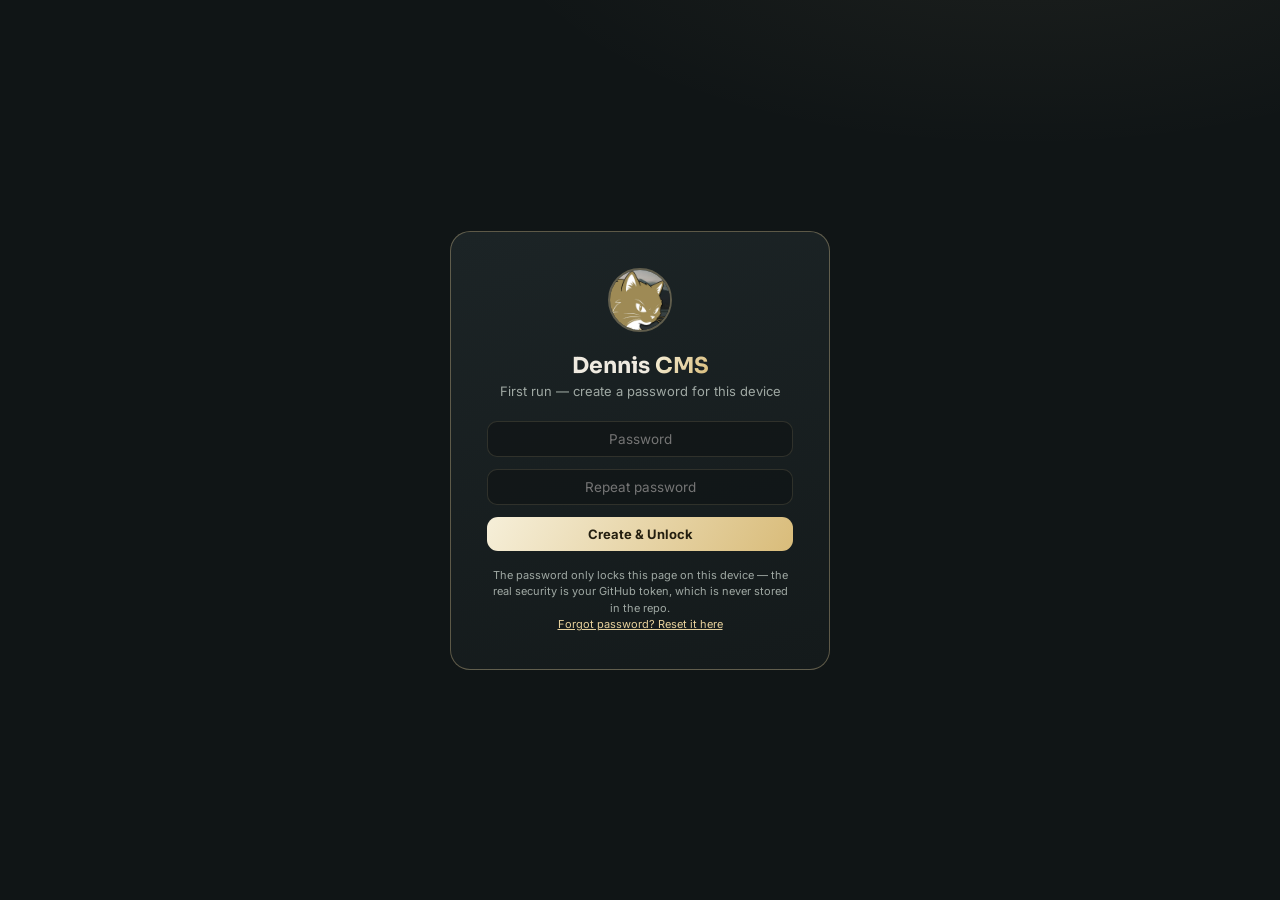
<file: cms.html>
<!DOCTYPE html>
<html lang="en">
<head>
<meta charset="UTF-8">
<meta name="viewport" content="width=device-width, initial-scale=1.0">
<title>Dennis CMS — Gold Dusk</title>
<meta name="robots" content="noindex">
<link rel="icon" href="/icons/pfp.png">
<link href="https://fonts.googleapis.com/css2?family=Sora:wght@600;700;800&family=Inter:wght@400;500;600;700&display=swap" rel="stylesheet">
<link rel="stylesheet" href="https://cdnjs.cloudflare.com/ajax/libs/font-awesome/6.5.2/css/all.min.css">
<style>
:root{--bg:#101516;--panel:#1a2224;--accent:#E7D19C;--accent2:#D9BC7A;--cream:#F6EFD9;--amber:#E5A44C;--text:#EFEAE0;--muted:#9FA8A3;--line:rgba(231,209,156,.14);--line2:rgba(231,209,156,.34);--red:#E07A6A;--green:#7CC98F}
*{box-sizing:border-box;margin:0;padding:0}
body{font-family:'Inter',system-ui,sans-serif;background:var(--bg);color:var(--text);min-height:100vh;background-image:radial-gradient(900px 400px at 80% -10%,rgba(231,209,156,.06),transparent 60%)}
h1,h2,h3{font-family:'Sora',sans-serif}
button{font:inherit;color:inherit;background:none;border:0;cursor:pointer}
a{color:var(--accent)}
input,select,textarea{font:inherit;font-size:13.5px;color:var(--text);background:rgba(16,21,22,.7);border:1px solid var(--line);border-radius:10px;padding:9px 12px;width:100%;transition:.15s}
input:focus,select:focus,textarea:focus{outline:none;border-color:var(--accent2);box-shadow:0 0 0 3px rgba(231,209,156,.1)}
textarea{resize:vertical;min-height:90px;line-height:1.6}
select option{background:var(--panel)}
input[type=color]{padding:3px;height:38px;cursor:pointer}
input[type=checkbox]{width:auto;accent-color:var(--accent)}
.hidden{display:none!important}
.gold{background:linear-gradient(120deg,var(--cream),var(--accent2));-webkit-background-clip:text;background-clip:text;color:transparent}
.btn{display:inline-flex;align-items:center;gap:8px;padding:9px 18px;border-radius:11px;font-weight:700;font-size:13px;border:1px solid var(--line);color:var(--muted);transition:.18s}
.btn:hover{color:var(--cream);border-color:var(--line2)}
.btn-gold{background:linear-gradient(120deg,var(--cream),var(--accent2));color:#241f10;border:0}
.btn-gold:hover{filter:brightness(1.06);color:#241f10}
.btn-danger{color:var(--red);border-color:rgba(224,122,106,.35)}
.btn-danger:hover{background:rgba(224,122,106,.1);color:var(--red)}
.btn:disabled{opacity:.4;cursor:not-allowed}
.btn-sm{padding:6px 12px;font-size:12px;border-radius:9px}
/* gate */
#gate{position:fixed;inset:0;display:flex;align-items:center;justify-content:center;padding:20px;z-index:50}
.gate-card{width:100%;max-width:380px;background:linear-gradient(165deg,#1c2426,#141a1b);border:1px solid var(--line2);border-radius:20px;padding:36px;text-align:center}
.gate-card img{width:64px;height:64px;border-radius:50%;border:2px solid var(--line2);margin:0 auto 16px}
.gate-card h1{font-size:22px;margin-bottom:4px}
.gate-card p{color:var(--muted);font-size:13px;margin-bottom:22px}
.gate-card input{margin-bottom:12px;text-align:center}
.gate-note{font-size:11px;color:var(--muted);margin-top:16px;line-height:1.5}
/* app */
#app{display:none}
.topbar{position:sticky;top:0;z-index:40;background:rgba(16,21,22,.9);backdrop-filter:blur(14px);border-bottom:1px solid var(--line);padding:12px 20px;display:flex;gap:12px;align-items:center;flex-wrap:wrap}
.topbar .logo{font-family:'Sora';font-weight:800;font-size:16px;display:flex;gap:10px;align-items:center}
.topbar .logo img{width:30px;height:30px;border-radius:50%;border:1px solid var(--line2)}
.conn{display:flex;gap:8px;align-items:center;flex-wrap:wrap;margin-left:auto}
.conn input{width:auto}
#ghToken{width:210px}#ghRepo{width:250px}#ghBranch{width:70px}
.dot{width:9px;height:9px;border-radius:50%;background:var(--red);flex-shrink:0}
.dot.on{background:var(--green);box-shadow:0 0 8px var(--green)}
.tabs{display:flex;gap:6px;padding:14px 20px 0;flex-wrap:wrap}
.tab{padding:9px 18px;border-radius:11px 11px 0 0;font-weight:700;font-size:13px;color:var(--muted);border:1px solid transparent;border-bottom:0}
.tab.active{color:var(--accent);background:var(--panel);border-color:var(--line)}
.workspace{display:grid;grid-template-columns:270px 1fr;gap:18px;padding:18px 20px 60px;align-items:start}
.sidebar{background:var(--panel);border:1px solid var(--line);border-radius:16px;padding:14px;position:sticky;top:76px;max-height:calc(100vh - 100px);overflow-y:auto}
.sidebar .head{display:flex;justify-content:space-between;align-items:center;margin-bottom:10px}
.sidebar .head h3{font-size:13px;color:var(--accent);letter-spacing:.06em;text-transform:uppercase}
.item-btn{display:block;width:100%;text-align:left;padding:10px 12px;border-radius:10px;font-size:13.5px;font-weight:600;color:var(--muted);transition:.15s;margin-bottom:4px;border:1px solid transparent}
.item-btn:hover{color:var(--cream);background:rgba(231,209,156,.06)}
.item-btn.active{color:var(--accent);background:rgba(231,209,156,.1);border-color:var(--line)}
.item-btn small{display:block;font-size:11px;opacity:.6;font-weight:500}
.editor{background:var(--panel);border:1px solid var(--line);border-radius:16px;padding:24px;min-height:300px}
.editor .placeholder{color:var(--muted);text-align:center;padding:60px 20px;font-size:14px}
.ed-head{display:flex;align-items:center;gap:12px;margin-bottom:20px;flex-wrap:wrap}
.ed-head h2{font-size:19px;flex:1}
.grid2{display:grid;grid-template-columns:1fr 1fr;gap:14px}
.grid3{display:grid;grid-template-columns:1fr 1fr 1fr;gap:14px}
.field{margin-bottom:14px}
.field label{display:block;font-size:11.5px;font-weight:700;letter-spacing:.05em;text-transform:uppercase;color:var(--muted);margin-bottom:6px}
.asset-row{display:flex;gap:8px}
.asset-row input{flex:1}
.sub-card{border:1px solid var(--line);border-radius:12px;padding:14px;margin-bottom:10px;background:rgba(16,21,22,.4)}
.sub-card .sc-head{display:flex;gap:8px;align-items:center;margin-bottom:10px}
.sub-card .sc-head strong{font-size:12px;color:var(--accent);flex:1;text-transform:uppercase;letter-spacing:.05em}
.icon-btn{width:28px;height:28px;border-radius:8px;border:1px solid var(--line);color:var(--muted);font-size:11px;display:inline-flex;align-items:center;justify-content:center}
.icon-btn:hover{color:var(--cream);border-color:var(--line2)}
.icon-btn.del:hover{color:var(--red);border-color:rgba(224,122,106,.4)}
.section-label{font-size:12px;font-weight:800;letter-spacing:.1em;text-transform:uppercase;color:var(--accent);margin:22px 0 10px;padding-top:16px;border-top:1px solid var(--line)}
.add-row{display:flex;gap:6px;flex-wrap:wrap;margin-top:6px}
.checks{display:flex;gap:16px}
.checks label{display:flex;gap:7px;align-items:center;font-size:13px;color:var(--text);text-transform:none;letter-spacing:0;font-weight:600}
details{margin-top:8px}
details summary{cursor:pointer;font-size:12.5px;color:var(--muted);font-weight:600;margin-bottom:10px}
#toast{position:fixed;bottom:24px;left:50%;transform:translate(-50%,16px);background:#1c2426;border:1px solid var(--line2);color:var(--cream);padding:11px 22px;border-radius:999px;font-size:13px;font-weight:600;opacity:0;pointer-events:none;transition:.3s;z-index:99;max-width:90vw}
#toast.show{opacity:1;transform:translate(-50%,0)}
#toast.err{border-color:rgba(224,122,106,.5);color:var(--red)}
.dirty-flag{font-size:11px;color:var(--amber);font-weight:700}
@media(max-width:900px){.workspace{grid-template-columns:1fr}.sidebar{position:static;max-height:260px}.grid2,.grid3{grid-template-columns:1fr}.conn{margin-left:0}#ghToken,#ghRepo{width:100%;flex:1}}
</style>
</head>
<body>

<!-- ===== GATE ===== -->
<div id="gate">
  <div class="gate-card">
    <img src="/icons/pfp.png" alt="" onerror="this.style.display='none'">
    <h1>Dennis <span class="gold">CMS</span></h1>
    <p id="gateSub">Enter password to unlock</p>
    <input type="password" id="gatePass" placeholder="Password" autocomplete="current-password">
    <input type="password" id="gatePass2" class="hidden" placeholder="Repeat password">
    <button class="btn btn-gold" style="width:100%;justify-content:center" onclick="gateSubmit()" id="gateBtn">Unlock</button>
    <div class="gate-note">The password only locks this page on this device — the real security is your GitHub token, which is never stored in the repo.<br><a href="#" onclick="resetPass();return false" style="font-size:11px">Forgot password? Reset it here</a></div>
  </div>
</div>

<!-- ===== APP ===== -->
<div id="app">
  <div class="topbar">
    <div class="logo"><img src="/icons/pfp.png" alt="" onerror="this.style.display='none'">Dennis <span class="gold">CMS</span></div>
    <span class="dirty-flag hidden" id="dirtyFlag">● unsaved changes</span>
    <div class="conn">
      <span class="dot" id="connDot"></span>
      <input id="ghRepo" placeholder="owner/repo" value="denniszerovt/denniszerovt.github.io">
      <input id="ghBranch" placeholder="branch" value="main">
      <input id="ghToken" type="password" placeholder="GitHub token (contents: read & write)">
      <button class="btn" onclick="connect()" id="connectBtn"><i class="fas fa-plug"></i> Connect</button>
      <button class="btn btn-gold" onclick="saveAll()" id="saveBtn" disabled><i class="fas fa-cloud-arrow-up"></i> Save</button>
      <a class="btn" href="/" target="_blank"><i class="fas fa-arrow-up-right-from-square"></i> Site</a>
      <button class="btn" onclick="lock()" title="Lock"><i class="fas fa-lock"></i></button>
    </div>
  </div>
  <div class="tabs" id="tabs">
    <button class="tab active" data-tab="posts" onclick="setTab('posts')"><i class="fas fa-book-open"></i> Blog</button>
    <button class="tab" data-tab="songs" onclick="setTab('songs')"><i class="fas fa-music"></i> Songs</button>
    <button class="tab" data-tab="people" onclick="setTab('people')"><i class="fas fa-users"></i> People</button>
    <button class="tab" data-tab="categories" onclick="setTab('categories')"><i class="fas fa-tags"></i> Categories</button>
    <button class="tab" data-tab="albums" onclick="setTab('albums')"><i class="fas fa-compact-disc"></i> Albums</button>
  </div>
  <div class="workspace">
    <div class="sidebar">
      <div class="head"><h3 id="listTitle">Blog Posts</h3><button class="btn btn-sm btn-gold" onclick="newItem()" id="newBtn" disabled>+ New</button></div>
      <div id="itemList"><p style="color:var(--muted);font-size:13px;padding:8px">Connect to GitHub to load content.</p></div>
    </div>
    <div class="editor" id="editor"><div class="placeholder">Enter token → Connect → select an item.<br><br>Use a <b>fine-grained token</b> limited to this repo with <b>Contents: Read &amp; write</b>.</div></div>
  </div>
</div>

<input type="file" id="fileInput" class="hidden">
<div id="toast"></div>

<script>
"use strict";
/* ---------- gate ---------- */
const sha256 = async s => { const b = await crypto.subtle.digest('SHA-256', new TextEncoder().encode(s)); return [...new Uint8Array(b)].map(x => x.toString(16).padStart(2, '0')).join(''); };
const firstRun = !localStorage.getItem('cmsPassHash');
if (firstRun) { document.getElementById('gateSub').textContent = 'First run — create a password for this device'; document.getElementById('gatePass2').classList.remove('hidden'); document.getElementById('gateBtn').textContent = 'Create & Unlock'; }
if (sessionStorage.getItem('cmsUnlocked') === '1' && !firstRun) enterApp();
async function gateSubmit() {
  const p = document.getElementById('gatePass').value;
  if (!p) return toast('Enter a password', true);
  if (firstRun) {
    if (p.length < 4) return toast('Use at least 4 characters', true);
    if (p !== document.getElementById('gatePass2').value) return toast('Passwords do not match', true);
    localStorage.setItem('cmsPassHash', await sha256(p));
  } else if (await sha256(p) !== localStorage.getItem('cmsPassHash')) return toast('Wrong password', true);
  sessionStorage.setItem('cmsUnlocked', '1');
  enterApp();
}
function enterApp() { document.getElementById('gate').classList.add('hidden'); document.getElementById('app').style.display = 'block'; }
function lock() { sessionStorage.removeItem('cmsUnlocked'); location.reload(); }
function resetPass() { if (confirm('Reset the CMS password on this device?')) { localStorage.removeItem('cmsPassHash'); location.reload(); } }
document.getElementById('gatePass').addEventListener('keydown', e => { if (e.key === 'Enter') gateSubmit(); });

/* ---------- state ---------- */
const COLLECTIONS = { posts: 'SITE_POSTS', songs: 'SITE_SONGS', people: 'SITE_PEOPLE', categories: 'SITE_CATEGORIES', albums: 'SITE_ALBUMS' };
const TITLES = { posts: 'Blog Posts', songs: 'Songs', people: 'People', categories: 'Categories', albums: 'Albums' };
const STATUSES = ['Released', 'Work in Progress', 'Pending', 'Announced', 'Demo'];
const STATUS_COLORS = { 'Released': '#10B981', 'Work in Progress': '#F59E0B', 'Pending': '#6B7280', 'Announced': '#3B82F6', 'Demo': '#8B5CF6' };
const PLATS = [['spotify', 'Spotify', '#1DB954'], ['apple', 'Apple Music', '#FA243C'], ['tidal', 'Tidal', '#000000'], ['amazon', 'Amazon', '#FF9900'], ['deezer', 'Deezer', '#FEAA2D'], ['youtube', 'YouTube Music', '#FF0000']];
const SOCIALS = ['twitter', 'twitch', 'youtube', 'instagram', 'spotify', 'website'];
let G = { token: '', repo: '', branch: 'main', sha: '', text: '', data: null, tab: 'posts', sel: -1, dirty: false };
const $ = id => document.getElementById(id);
const esc = s => String(s == null ? '' : s).replace(/[&<>"']/g, m => ({ '&': '&amp;', '<': '&lt;', '>': '&gt;', '"': '&quot;', "'": '&#39;' }[m]));
let toastT;
function toast(msg, err) { const t = $('toast'); t.textContent = msg; t.className = err ? 'show err' : 'show'; clearTimeout(toastT); toastT = setTimeout(() => t.className = '', 2600); }
function markDirty() { G.dirty = true; $('saveBtn').disabled = false; $('dirtyFlag').classList.remove('hidden'); }

/* ---------- github ---------- */
async function gh(path, opts = {}) {
  const r = await fetch('https://api.github.com' + path, { ...opts, headers: { 'Authorization': 'Bearer ' + G.token, 'Accept': 'application/vnd.github+json', 'Content-Type': 'application/json', ...(opts.headers || {}) } });
  if (!r.ok) { const e = await r.json().catch(() => ({})); throw new Error(e.message || r.status); }
  return r.json();
}
function b64decode(b64) { const bin = atob(b64.replace(/\n/g, '')); return new TextDecoder().decode(Uint8Array.from(bin, c => c.charCodeAt(0))); }
function b64encode(str) { const bytes = new TextEncoder().encode(str); let bin = ''; for (let i = 0; i < bytes.length; i += 0x8000) bin += String.fromCharCode.apply(null, bytes.subarray(i, i + 0x8000)); return btoa(bin); }
function pagesBase() { const [owner, name] = G.repo.split('/'); return name === owner + '.github.io' ? `https://${name}/` : `https://${owner}.github.io/${name}/`; }

async function connect() {
  G.token = $('ghToken').value.trim(); G.repo = $('ghRepo').value.trim(); G.branch = $('ghBranch').value.trim() || 'main';
  if (!G.token || !G.repo.includes('/')) return toast('Enter a token and owner/repo', true);
  $('connectBtn').disabled = true;
  try {
    const f = await gh(`/repos/${G.repo}/contents/app.js?ref=${G.branch}`);
    G.sha = f.sha; G.text = b64decode(f.content);
    G.data = parseData(G.text);
    sessionStorage.setItem('cmsToken', G.token);
    $('connDot').classList.add('on'); $('newBtn').disabled = false;
    renderList(); renderEditor();
    toast('Connected — content loaded ✓');
  } catch (e) { toast('Connect failed: ' + e.message, true); }
  $('connectBtn').disabled = false;
}

/* ---------- parse / build ---------- */
const START = '/* SITE_CONTENT_START */', END = '/* SITE_CONTENT_END */';
function extractArray(text, name) {
  const i = text.indexOf('const ' + name + ' = ');
  if (i < 0) throw new Error(name + ' not found in app.js');
  const j = text.indexOf('[', i);
  let depth = 0, k = j, inStr = false;
  for (; k < text.length; k++) {
    const c = text[k];
    if (inStr) { if (c === '\\') k++; else if (c === '"') inStr = false; }
    else if (c === '"') inStr = true;
    else if (c === '[') depth++;
    else if (c === ']' && --depth === 0) { k++; break; }
  }
  return JSON.parse(text.slice(j, k));
}
function parseData(text) {
  if (!text.includes(START) || !text.includes(END)) throw new Error('Content markers missing — use the new app.js');
  return { posts: extractArray(text, 'SITE_POSTS'), songs: extractArray(text, 'SITE_SONGS'), people: extractArray(text, 'SITE_PEOPLE'), categories: extractArray(text, 'SITE_CATEGORIES'), albums: extractArray(text, 'SITE_ALBUMS') };
}
function buildSection() {
  const d = G.data;
  d.songs.forEach(s => {
    s.badges = [{ label: s.status || 'Released', color: STATUS_COLORS[s.status] || '#E7D19C' }]
      .concat(PLATS.filter(([k]) => (s.streaming || {})[k] && s.streaming[k].trim()).map(([, label, color]) => ({ label, color })));
  });
  const order = [['SITE_SONGS', d.songs], ['SITE_ALBUMS', d.albums], ['SITE_PEOPLE', d.people], ['SITE_CATEGORIES', d.categories], ['SITE_POSTS', d.posts]];
  return START + '\n' + order.map(([n, v]) => 'const ' + n + ' = ' + JSON.stringify(v, null, 2) + ';').join('\n') + '\n' + END;
}
async function saveAll() {
  if (!G.data) return;
  $('saveBtn').disabled = true;
  try {
    const a = G.text.indexOf(START), b = G.text.indexOf(END) + END.length;
    const newText = G.text.slice(0, a) + buildSection() + G.text.slice(b);
    const res = await gh(`/repos/${G.repo}/contents/app.js`, { method: 'PUT', body: JSON.stringify({ message: 'CMS: content update', content: b64encode(newText), sha: G.sha, branch: G.branch }) });
    G.sha = res.content.sha; G.text = newText; G.dirty = false;
    $('dirtyFlag').classList.add('hidden');
    toast('Saved ✓ — GitHub Pages rebuilds in ~1 minute');
  } catch (e) { toast('Save failed: ' + e.message, true); $('saveBtn').disabled = false; }
}
window.addEventListener('beforeunload', e => { if (G.dirty) { e.preventDefault(); e.returnValue = ''; } });

/* ---------- uploads ---------- */
let uploadTarget = null;
function pickFile(path, kind, accept) { uploadTarget = { path, kind }; const f = $('fileInput'); f.accept = accept; f.value = ''; f.click(); }
$('fileInput').addEventListener('change', async e => {
  const file = e.target.files[0];
  if (!file || !uploadTarget) return;
  const dirs = { cover: 'SongData/AlbumArt', audio: 'SongData/Songs', avatar: 'Friends', image: 'images/posts' };
  const path = dirs[uploadTarget.kind] + '/' + Date.now() + '-' + file.name.replace(/[^\w.\-]+/g, '-');
  toast('Uploading ' + file.name + '…');
  try {
    const buf = await file.arrayBuffer();
    let bin = ''; const bytes = new Uint8Array(buf);
    for (let i = 0; i < bytes.length; i += 0x8000) bin += String.fromCharCode.apply(null, bytes.subarray(i, i + 0x8000));
    await gh(`/repos/${G.repo}/contents/${path}`, { method: 'PUT', body: JSON.stringify({ message: 'CMS: upload ' + path, content: btoa(bin), branch: G.branch }) });
    setPath(cur(), uploadTarget.path, pagesBase() + path);
    markDirty(); renderEditor();
    toast('Uploaded ✓');
  } catch (err) { toast('Upload failed: ' + err.message, true); }
});

/* ---------- list / selection ---------- */
const list = () => G.data[G.tab];
const cur = () => list()[G.sel];
const labelOf = it => it.title || it.name || it.id;
function setTab(t) { G.tab = t; G.sel = -1; document.querySelectorAll('.tab').forEach(b => b.classList.toggle('active', b.dataset.tab === t)); $('listTitle').textContent = TITLES[t]; renderList(); renderEditor(); }
function renderList() {
  const wrap = $('itemList');
  if (!G.data) return;
  wrap.innerHTML = '';
  list().forEach((it, i) => {
    const b = document.createElement('button');
    b.className = 'item-btn' + (i === G.sel ? ' active' : '');
    b.innerHTML = esc(labelOf(it)) + `<small>${esc(it.status || it.category || it.role || it.date || '')}</small>`;
    b.onclick = () => { G.sel = i; renderList(); renderEditor(); };
    wrap.appendChild(b);
  });
  if (!list().length) wrap.innerHTML = '<p style="color:var(--muted);font-size:13px;padding:8px">Nothing here yet.</p>';
}
function newItem() {
  const id = G.tab.slice(0, -1) + '-' + Date.now();
  const templates = {
    posts: { id, title: 'New post', category: (G.data.categories[0] || {}).name || '', subcategory: '', date: new Date().toISOString().slice(0, 10), color: '', blocks: [{ type: 'text', content: '' }] },
    songs: { id, title: 'New song', artist: 'DennisZeroVT', year: new Date().getFullYear(), status: 'Work in Progress', genres: [], coverEmoji: '🎵', badges: [], streaming: {}, blocks: [], credits: [], about: '', thoughts: '', miscellaneous: '', behindTheScenes: '', cover: '', audio: '' },
    people: { id, name: 'New person', handle: '', role: '', avatar: '', bio: '', tags: ['friend'], links: {}, credits: [], icon: 'fas fa-user' },
    categories: { id: 'cat-' + Date.now(), name: 'New category', color: '#E7D19C', subs: [] },
    albums: { id, name: 'New album', artist: 'DennisZeroVT', year: new Date().getFullYear(), cover: '', status: 'In Progress', description: '', tracklist: [] }
  };
  list().push(templates[G.tab]);
  G.sel = list().length - 1;
  markDirty(); renderList(); renderEditor();
}
function delItem() {
  if (G.sel < 0 || !confirm('Delete "' + labelOf(cur()) + '"? (committed on Save)')) return;
  list().splice(G.sel, 1); G.sel = -1;
  markDirty(); renderList(); renderEditor();
}

/* ---------- field helpers ---------- */
function setPath(obj, path, val) { const parts = path.split('.'); let o = obj; for (let i = 0; i < parts.length - 1; i++) o = o[parts[i]] = o[parts[i]] || {}; o[parts[parts.length - 1]] = val; }
function getPath(obj, path) { return path.split('.').reduce((o, k) => (o == null ? '' : o[k]), obj); }
const F = (label, key, val, type = 'text') => `<div class="field"><label>${label}</label><input type="${type}" data-k="${key}" value="${esc(val)}"></div>`;
const TA = (label, key, val, rows = 4) => `<div class="field"><label>${label}</label><textarea rows="${rows}" data-k="${key}">${esc(val)}</textarea></div>`;
const SEL = (label, key, val, opts) => `<div class="field"><label>${label}</label><select data-k="${key}">${opts.map(o => `<option value="${esc(o)}"${o === val ? ' selected' : ''}>${esc(o || '—')}</option>`).join('')}</select></div>`;
const ASSET = (label, key, val, kind, accept) => `<div class="field"><label>${label}</label><div class="asset-row"><input data-k="${key}" value="${esc(val)}" placeholder="URL or upload →"><button class="btn btn-sm" onclick="pickFile('${key}','${kind}','${accept}')"><i class="fas fa-upload"></i></button></div></div>`;
const songOpts = (val, empty) => `<select data-ck="songId">${empty ? '<option value="">—</option>' : ''}${G.data.songs.map(s => `<option value="${esc(s.id)}"${s.id === val ? ' selected' : ''}>${esc(s.title)}</option>`).join('')}</select>`;

/* ---------- blocks editor ---------- */
function blocksEditor(blocks) {
  const cards = (blocks || []).map((b, i) => {
    let fields = '';
    if (b.type === 'text') fields = F('Heading', 'heading', b.heading || '') + TA('Content', 'content', b.content || '', 5);
    else if (b.type === 'image') fields = ASSET('Image', 'src', b.src || '', 'image', 'image/*') + F('Caption', 'caption', b.caption || '');
    else if (b.type === 'video') fields = F('YouTube URL', 'url', b.url || '') + F('Caption', 'caption', b.caption || '');
    else if (b.type === 'ref') fields = `<div class="grid2"><div class="field"><label>Song</label><select data-bk="songId"><option value="">—</option>${G.data.songs.map(s => `<option value="${esc(s.id)}"${s.id === b.songId ? ' selected' : ''}>${esc(s.title)}</option>`).join('')}</select></div><div class="field"><label>Person</label><select data-bk="personId"><option value="">—</option>${G.data.people.map(p => `<option value="${esc(p.id)}"${p.id === b.personId ? ' selected' : ''}>${esc(p.name)}</option>`).join('')}</select></div></div>` + F('Note', 'note', b.note || '');
    else if (b.type === 'divider') fields = '<p style="color:var(--muted);font-size:12px">A horizontal divider.</p>';
    return `<div class="sub-card" data-bi="${i}">
      <div class="sc-head"><strong>${esc(b.type)}</strong>
        <select data-bk="type" style="width:110px">${['text', 'image', 'video', 'ref', 'divider'].map(t => `<option${t === b.type ? ' selected' : ''}>${t}</option>`).join('')}</select>
        <button class="icon-btn" data-act="b-up" title="Up"><i class="fas fa-arrow-up"></i></button>
        <button class="icon-btn" data-act="b-down" title="Down"><i class="fas fa-arrow-down"></i></button>
        <button class="icon-btn del" data-act="b-del" title="Remove"><i class="fas fa-trash"></i></button>
      </div>${fields}</div>`;
  }).join('');
  return `<div class="section-label">Content blocks</div>${cards}
    <div class="add-row">${['text', 'image', 'video', 'ref', 'divider'].map(t => `<button class="btn btn-sm" data-act="b-add" data-btype="${t}">+ ${t}</button>`).join('')}</div>`;
}
function creditsEditor(credits, isPerson) {
  const cards = (credits || []).map((c, i) => `<div class="sub-card" data-ci="${i}">
    <div class="sc-head"><strong>Credit ${i + 1}</strong><button class="icon-btn del" data-act="c-del"><i class="fas fa-trash"></i></button></div>
    <div class="grid2">
      <div class="field"><label>${isPerson ? 'Song' : 'Person'}</label>${isPerson
        ? `<select data-ck="songId"><option value="">—</option>${G.data.songs.map(s => `<option value="${esc(s.id)}"${s.id === c.songId ? ' selected' : ''}>${esc(s.title)}</option>`).join('')}</select>`
        : `<select data-ck="personId"><option value="">—</option>${G.data.people.map(p => `<option value="${esc(p.id)}"${p.id === c.personId ? ' selected' : ''}>${esc(p.name)}</option>`).join('')}</select>`}</div>
      ${F('Role', 'role', c.role || '', 'text').replace('data-k', 'data-ck')}
    </div>
    ${isPerson ? F('Note', 'note', c.note || '').replace('data-k', 'data-ck') : ''}
  </div>`).join('');
  return `<div class="section-label">Credits</div>${cards}<div class="add-row"><button class="btn btn-sm" data-act="c-add">+ credit</button></div>`;
}

/* ---------- editor render ---------- */
function renderEditor() {
  const ed = $('editor');
  if (!G.data || G.sel < 0) { ed.innerHTML = '<div class="placeholder">Select an item on the left, or create a new one.</div>'; return; }
  const it = cur();
  let html = `<div class="ed-head"><h2>${esc(labelOf(it))}</h2><button class="btn btn-danger btn-sm" onclick="delItem()"><i class="fas fa-trash"></i> Delete</button></div>`;
  if (G.tab === 'posts') {
    const cat = G.data.categories.find(c => c.name === it.category);
    html += F('Title', 'title', it.title) +
      `<div class="grid3">${SEL('Category', 'category', it.category, G.data.categories.map(c => c.name))}${SEL('Subcategory', 'subcategory', it.subcategory || '', [''].concat(cat ? cat.subs : []))}${F('Date', 'date', it.date, 'date')}</div>` +
      blocksEditor(it.blocks);
  } else if (G.tab === 'songs') {
    html += `<div class="grid2">${F('Title', 'title', it.title)}${F('Artist', 'artist', it.artist)}</div>
      <div class="grid3">${F('Year', 'year', it.year, 'number')}${SEL('Status', 'status', it.status, STATUSES)}${F('Cover emoji', 'coverEmoji', it.coverEmoji || '🎵')}</div>
      ${F('Genres (comma separated)', 'genres', (it.genres || []).join(', ')).replace('data-k="genres"', 'data-k="genres" data-type="csv"')}
      ${ASSET('Cover art', 'cover', it.cover || '', 'cover', 'image/*')}
      ${ASSET('Audio file', 'audio', it.audio || '', 'audio', 'audio/*')}
      <div class="section-label">Streaming links</div><div class="grid2">${PLATS.map(([k, label]) => F(label, 'streaming.' + k, (it.streaming || {})[k] || '')).join('')}</div>
      <p style="font-size:11.5px;color:var(--muted)">Filled links show the platform badge on the site. All buttons point to your artist pages.</p>
      ${blocksEditor(it.blocks)}
      ${creditsEditor(it.credits, false)}
      <details><summary>Legacy story fields (used when there are no blocks)</summary>
      ${TA('About', 'about', it.about || '')}${TA('Thoughts', 'thoughts', it.thoughts || '')}${TA('Behind the scenes', 'behindTheScenes', it.behindTheScenes || '')}${TA('Miscellaneous', 'miscellaneous', it.miscellaneous || '')}</details>`;
  } else if (G.tab === 'people') {
    html += `<div class="grid2">${F('Name', 'name', it.name)}${F('Handle', 'handle', it.handle || '')}</div>
      ${F('Role line', 'role', it.role || '')}
      ${ASSET('Avatar', 'avatar', it.avatar || '', 'avatar', 'image/*')}
      ${TA('Bio', 'bio', it.bio || '', 5)}
      <div class="field"><label>Tags</label><div class="checks">
        <label><input type="checkbox" data-tag="friend"${(it.tags || []).includes('friend') ? ' checked' : ''}> Friend</label>
        <label><input type="checkbox" data-tag="collab"${(it.tags || []).includes('collab') ? ' checked' : ''}> Collaborator</label>
      </div></div>
      <div class="grid2">${F('Icon class', 'icon', it.icon || 'fas fa-user')}${F('Show on home', 'showOnHome', it.showOnHome ? 'true' : '').replace('type="text"', 'type="text" placeholder="true / empty"')}</div>
      <div class="section-label">Links (handle or full URL)</div><div class="grid2">${SOCIALS.map(k => F(k, 'links.' + k, (it.links || {})[k] || '')).join('')}</div>
      ${creditsEditor(it.credits, true)}`;
  } else if (G.tab === 'categories') {
    html += `<div class="grid2">${F('Name', 'name', it.name)}${F('Color', 'color', it.color || '#E7D19C', 'color')}</div>
      ${TA('Subcategories (one per line)', 'subs', (it.subs || []).join('\n'), 5).replace('data-k="subs"', 'data-k="subs" data-type="lines"')}`;
  } else if (G.tab === 'albums') {
    html += `<div class="grid2">${F('Name', 'name', it.name)}${F('Artist', 'artist', it.artist)}</div>
      <div class="grid2">${F('Year', 'year', it.year, 'number')}${SEL('Status', 'status', it.status, ['In Progress', 'Released', 'Announced'])}</div>
      ${ASSET('Cover', 'cover', it.cover || '', 'cover', 'image/*')}
      ${TA('Description', 'description', it.description || '', 3)}
      <div class="section-label">Tracklist</div>
      ${(it.tracklist || []).map((t, i) => `<div class="sub-card" data-ti="${i}">
        <div class="sc-head"><strong>Track ${i + 1}</strong><button class="icon-btn del" data-act="t-del"><i class="fas fa-trash"></i></button></div>
        <div class="grid3">
          <div class="field"><label>Song</label><select data-tk="key"><option value="">—</option>${G.data.songs.map(s => `<option value="${esc(s.id)}"${s.id === t.key ? ' selected' : ''}>${esc(s.title)}</option>`).join('')}</select></div>
          <div class="field"><label>Duration</label><input data-tk="duration" value="${esc(t.duration || '')}"></div>
          <div class="field"><label>Status</label><select data-tk="status">${['planned', 'recording', 'done'].map(s => `<option${s === t.status ? ' selected' : ''}>${s}</option>`).join('')}</select></div>
        </div></div>`).join('')}
      <div class="add-row"><button class="btn btn-sm" data-act="t-add">+ track</button></div>`;
  }
  ed.innerHTML = html;
}

/* ---------- editor events (delegated) ---------- */
function applyField(el) {
  const it = cur(); if (!it) return;
  let val = el.value;
  if (el.dataset.type === 'csv') val = val.split(',').map(s => s.trim()).filter(Boolean);
  else if (el.dataset.type === 'lines') val = val.split('\n').map(s => s.trim()).filter(Boolean);
  else if (el.type === 'number') val = parseInt(val) || '';
  if (el.dataset.tag) {
    const tags = new Set(it.tags || []);
    el.checked ? tags.add(el.dataset.tag) : tags.delete(el.dataset.tag);
    it.tags = [...tags];
  } else if (el.dataset.k) {
    if (el.dataset.k === 'showOnHome') val = val.trim().toLowerCase() === 'true';
    setPath(it, el.dataset.k, val);
    if (el.dataset.k === 'key' || el.dataset.k === 'category') { /* selects handled below too */ }
  } else if (el.dataset.bk) {
    const b = it.blocks[+el.closest('[data-bi]').dataset.bi];
    b[el.dataset.bk] = val;
    if (el.dataset.bk === 'type') { renderEditor(); }
  } else if (el.dataset.ck) {
    const c = it.credits[+el.closest('[data-ci]').dataset.ci];
    c[el.dataset.ck] = val;
    if (el.dataset.ck === 'songId') { const s = G.data.songs.find(x => x.id === val); if (s) c.song = s.title; }
    if (el.dataset.ck === 'personId') { const p = G.data.people.find(x => x.id === val); if (p) c.name = p.name; }
  } else if (el.dataset.tk) {
    const t = it.tracklist[+el.closest('[data-ti]').dataset.ti];
    t[el.dataset.tk] = val;
    if (el.dataset.tk === 'key') { const s = G.data.songs.find(x => x.id === val); if (s) t.name = s.title; }
  } else return;
  markDirty();
  if (el.dataset.k === 'title' || el.dataset.k === 'name' || el.dataset.k === 'category') renderList();
}
$('editor').addEventListener('input', e => { if (e.target.tagName !== 'SELECT') applyField(e.target); });
$('editor').addEventListener('change', e => { if (e.target.tagName === 'SELECT' || e.target.type === 'checkbox' || e.target.type === 'date') applyField(e.target); });
$('editor').addEventListener('click', e => {
  const btn = e.target.closest('[data-act]'); if (!btn) return;
  const it = cur(); const act = btn.dataset.act;
  const idx = el => +el.closest('[data-bi],[data-ci],[data-ti]').dataset[Object.keys(el.closest('[data-bi],[data-ci],[data-ti]').dataset)[0]];
  if (act === 'b-add') { it.blocks = it.blocks || []; it.blocks.push({ type: btn.dataset.btype }); }
  else if (act === 'b-del') it.blocks.splice(idx(btn), 1);
  else if (act === 'b-up') { const i = idx(btn); if (i > 0) [it.blocks[i - 1], it.blocks[i]] = [it.blocks[i], it.blocks[i - 1]]; }
  else if (act === 'b-down') { const i = idx(btn); if (i < it.blocks.length - 1) [it.blocks[i + 1], it.blocks[i]] = [it.blocks[i], it.blocks[i + 1]]; }
  else if (act === 'c-add') { it.credits = it.credits || []; it.credits.push(G.tab === 'people' ? { song: '', songId: '', role: '', note: '' } : { role: '', name: '', personId: '' }); }
  else if (act === 'c-del') it.credits.splice(idx(btn), 1);
  else if (act === 't-add') { it.tracklist = it.tracklist || []; it.tracklist.push({ name: '', duration: '', status: 'planned', key: '' }); }
  else if (act === 't-del') it.tracklist.splice(idx(btn), 1);
  markDirty(); renderEditor();
});

/* restore token for the session */
const savedToken = sessionStorage.getItem('cmsToken');
if (savedToken) $('ghToken').value = savedToken;
</script>
</body>
</html>
</file>
